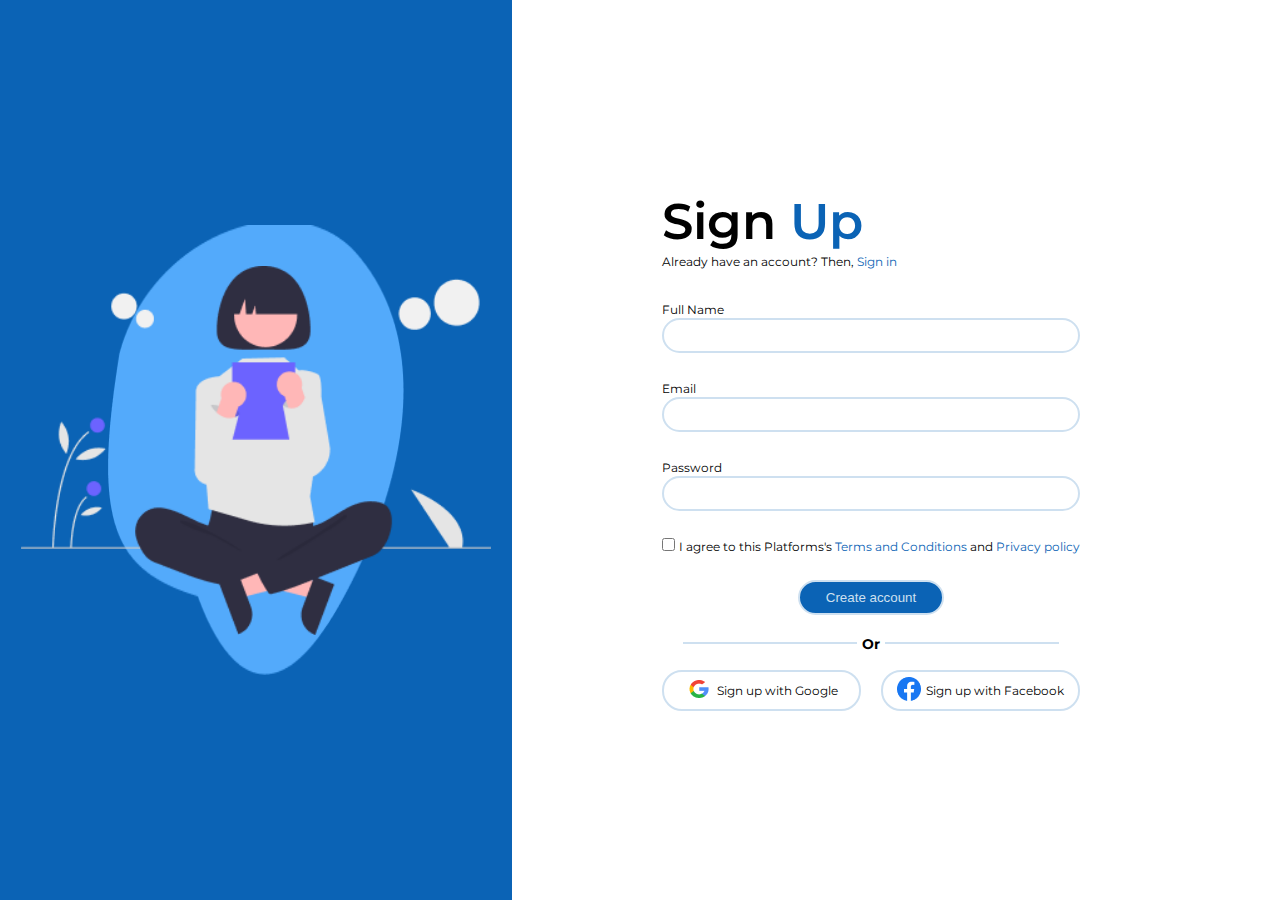
<file: index.html>
<!DOCTYPE html>
<html lang="en">
  <head>
    <meta charset="UTF-8" />
    <meta http-equiv="X-UA-Compatible" content="IE=edge" />
    <meta name="viewport" content="width=device-width, initial-scale=1.0" />
    <title>Sign Up</title>
    <link rel="preconnect" href="https://fonts.googleapis.com" />
    <link rel="preconnect" href="https://fonts.gstatic.com" crossorigin />
    <link
      href="https://fonts.googleapis.com/css2?family=Montserrat&display=swap"
      rel="stylesheet"
    />
    <link rel="stylesheet" href="styles.css" />
  </head>
  <body>
    <div class="sign-up">
      <section class="sign-up-image">
        <div class="ellipse"><img src="assets/Ellipse 5.png" alt="" /></div>
        <div class="image"><img src="assets/Group 46.png" alt="" /></div>
      </section>
      <section class="form">
        <h2>Sign <span>Up</span></h2>
        <p>
          Already have an account? Then,
          <span><a href="sign-in.html">Sign in</a></span>
        </p>
        <form>
          <div class="input-group">
            <label for="name">Full Name</label><br />
            <input type="text" name="name" id="name" />
          </div>
          <div class="input-group">
            <label for="email">Email</label><br />
            <input type="text" name="email" id="email" />
          </div>
          <div class="input-group">
            <label for="password">Password</label><br />
            <input type="text" name="password" id="password" />
          </div>
          <div class="input-group">
            <input type="checkbox" id="terms" />
            <label for="terms"
              >I agree to this Platforms's
              <span><a href="">Terms and Conditions</a></span> and
              <span><a href="">Privacy policy</a></span></label
            ><br />
          </div>
          <input class="button" type="button" value="Create account" />
        </form>
        <div class="third-party">
          <div id="or">
            <h3>Or</h3>
          </div>
          <div class="btn-container">
            <button class="google">
              <span class="icon"><img src="assets/Google.png" alt="" /></span>
              <span class="button-text">Sign up with Google</span>
            </button>
            <button class="facebook">
              <span class="icon"><img src="assets/Facebook.png" alt="" /></span>
              <span class="button-text">Sign up with Facebook</span>
            </button>
          </div>
        </div>
      </section>
    </div>
  </body>
</html>
</file>
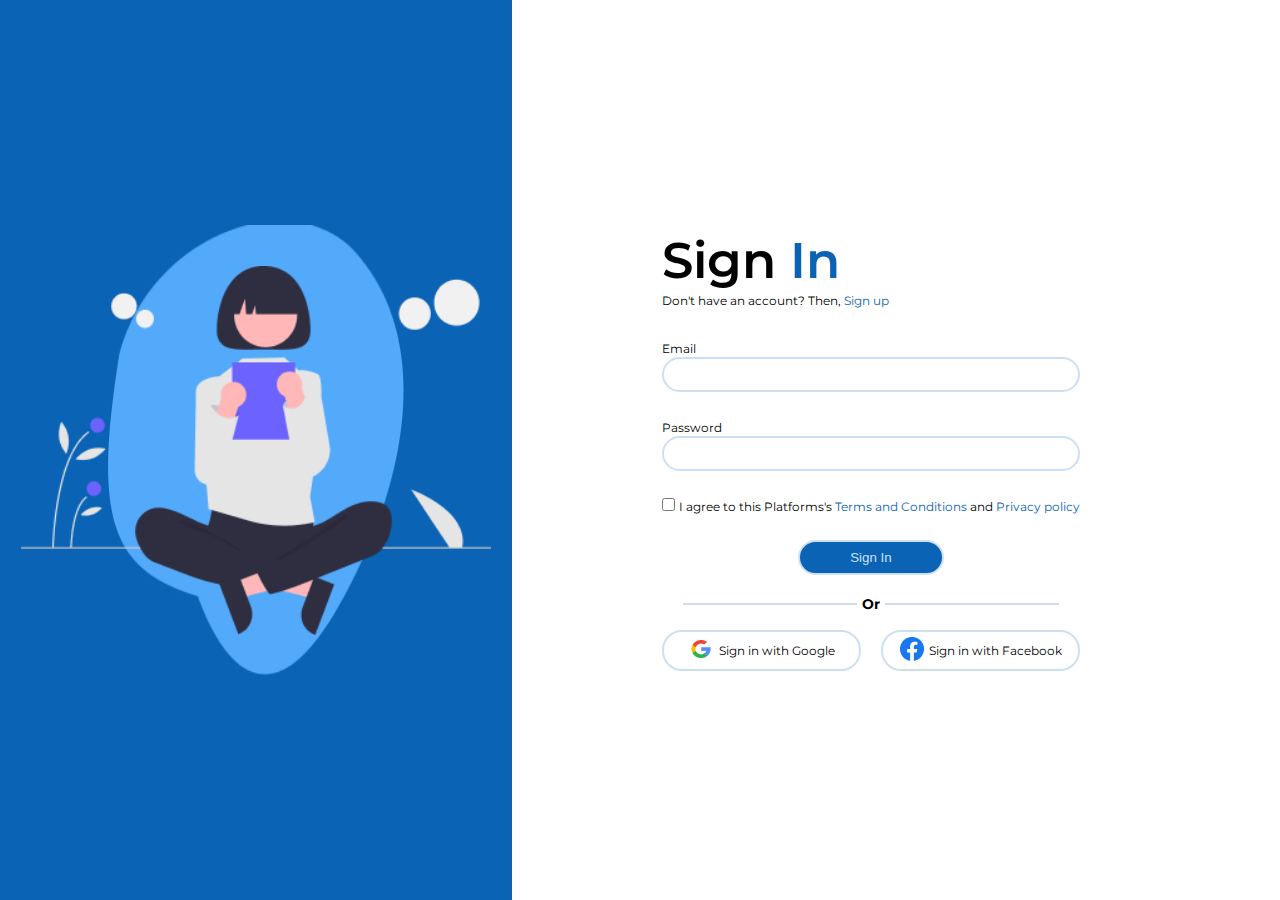
<file: sign-in.html>
<!DOCTYPE html>
<html lang="en">
  <head>
    <meta charset="UTF-8" />
    <meta http-equiv="X-UA-Compatible" content="IE=edge" />
    <meta name="viewport" content="width=device-width, initial-scale=1.0" />
    <title>Sign In</title>
    <link rel="preconnect" href="https://fonts.googleapis.com" />
    <link rel="preconnect" href="https://fonts.gstatic.com" crossorigin />
    <link
      href="https://fonts.googleapis.com/css2?family=Montserrat&display=swap"
      rel="stylesheet"
    />
    <link rel="stylesheet" href="styles.css" />
  </head>
  <body>
    <div class="sign-up">
      <section class="sign-up-image">
        <div class="ellipse"><img src="assets/Ellipse 5.png" alt="" /></div>
        <div class="image"><img src="assets/Group 46.png" alt="" /></div>
      </section>
      <section class="form">
        <h2>Sign <span>In</span></h2>
        <p>
          Don't have an account? Then,
          <span><a href="index.html">Sign up</a></span>
        </p>
        <form>
          <div class="input-group">
            <label for="email">Email</label><br />
            <input type="text" name="email" id="email" />
          </div>
          <div class="input-group">
            <label for="password">Password</label><br />
            <input type="text" name="password" id="password" />
          </div>
          <div class="input-group">
            <input type="checkbox" id="terms" />
            <label for="terms"
              >I agree to this Platforms's
              <span><a href="">Terms and Conditions</a></span> and
              <span><a href="">Privacy policy</a></span></label
            ><br />
          </div>
          <input class="button" type="button" value="Sign In" />
        </form>
        <div class="third-party">
          <div id="or">
            <h3>Or</h3>
          </div>
          <div class="btn-container">
            <button class="google">
              <span class="icon"><img src="assets/Google.png" alt="" /></span>
              <span class="button-text">Sign in with Google</span>
            </button>
            <button class="facebook">
              <span class="icon"><img src="assets/Facebook.png" alt="" /></span>
              <span class="button-text">Sign in with Facebook</span>
            </button>
          </div>
        </div>
      </section>
    </div>
  </body>
</html>
</file>
<file: styles.css>
* {
  margin: 0;
  padding: 0;
  box-sizing: border-box;
}
body {
  font-family: "Montserrat", sans-serif;
  color: black;
}
.sign-up {
  max-width: 100vw;
}
.sign-up-image {
  position: relative;
  max-width: 100%;
  height: 300px;
  background-color: #0b63b5;
}

.ellipse,
.image {
  width: 100%;
  height: 100%;
  position: absolute;
  top: 0;
  left: 0;
  display: flex;
  justify-content: center;
  align-items: center;
}

.image img {
  height: 90%;
}

.ellipse img {
  height: 98%;
  width: 55%;
}

.form {
  max-width: 100vw;
  height: 100vh;
  padding: 20px;
  box-sizing: border-box;
}

.form h2 {
  font-weight: 600;
  font-size: 32px;
  line-height: 39px;
}

.form p {
  font-weight: 400;
  font-size: 12px;
  line-height: 15px;
}
.form span,
.form span a {
  color: #0b63b5;
  text-decoration: none;
}

.input-group {
  width: 100%;
  margin-bottom: 25px;
}
form {
  display: flex;
  justify-content: center;
  flex-direction: column;
  margin-top: 30px;
}
.input-group label {
  font-weight: 400;
  font-size: 12px;
  line-height: 15px;
  color: black;
}

.input-group input {
  width: 100%;
  height: 35px;
  padding: 0 5px;
  border: 2px solid #cee0f0;
  border-radius: 20px;
}

.input-group input:focus {
  outline: none;
}

#terms {
  width: auto;
  height: 13px;
  font-weight: 400;
  font-size: 12px;
  line-height: 13px;
}
.button {
  width: 35%;
  height: 35px;
  margin: 0 auto;
  background: #0b63b5;
  border: 2px solid #cee0f0;
  border-radius: 20px;
  color: #cee0f0;
}

.third-party {
  width: 100%;
  display: flex;
  flex-direction: column;
  justify-content: center;
  align-items: center;
}
.btn-container {
  width: 100%;
  display: flex;
  flex-direction: column;
  justify-content: center;
  align-items: center;
}

#or {
  position: relative;
  width: 100%;
  height: 15px;
  margin: 20px 0;
  text-align: center;
  font-size: 12px;
}

#or::after {
  content: "";
  width: 90%;
  margin: 0 auto;
  border-bottom: 2px solid #cee0f0;
  position: absolute;
  left: 0;
  right: 0;
  top: 50%;
}

h3 {
  background-color: white;
  width: auto;
  display: inline-block;
  z-index: 3;
  padding: 0px 5px 0px 5px;
  position: relative;
  margin: 0;
}

button {
  display: flex;
  flex-direction: row;
  justify-content: center;
  align-items: center;
  width: 220px;
  /* height: 35px; */
  padding: 5px 10px;
  background: #ffffff;
  border: 2px solid #cee0f0;
  border-radius: 20px;
}

button .button-text {
  font-family: "Montserrat", sans-serif;
  font-style: normal;
  font-weight: 400;
  font-size: 12px;
  line-height: 15px;
  color: black;
}

button .icon {
  margin-right: 5px;
}

.google {
  margin-top: 15px;
  margin-bottom: 20px;
}

@media screen and (min-width: 1024px) {
  .sign-up {
    width: 100vw;
    height: 100vh;
    display: flex;
    flex-direction: row;
    justify-content: center;
    align-items: center;
  }

  .sign-up-image {
    position: relative;
    width: 40%;
    height: 100%;
    background-color: #0b63b5;
  }

  .ellipse,
  .image {
    width: 100%;
    height: 100%;
    position: absolute;
    top: 0;
    left: 0;
    display: flex;
    justify-content: center;
    align-items: center;
  }

  .image img {
    height: 41%;
  }

  .ellipse img {
    height: 50%;
    width: 58%;
  }

  .form {
    width: 60%;
    height: 100%;
    padding: 150px;
    padding-right: 200px;
    box-sizing: border-box;
    display: flex;
    flex-direction: column;
    justify-content: center;
    align-items: flex-start;
  }
  .form h2 {
    font-weight: 600;
    font-size: 50px;
    line-height: 64px;
  }

  form {
    width: 100%;
    display: flex;
    justify-content: center;
    flex-direction: column;
    margin-top: 30px;
  }

  .btn-container {
    width: 100%;
    display: flex;
    flex-direction: row;
    justify-content: center;
    align-items: center;
  }

  button .icon {
    margin-right: 5px;
  }

  button {
    width: 200px;
  }
  .google {
    margin: 0;
    margin-right: 20px;
  }
}
</file>
